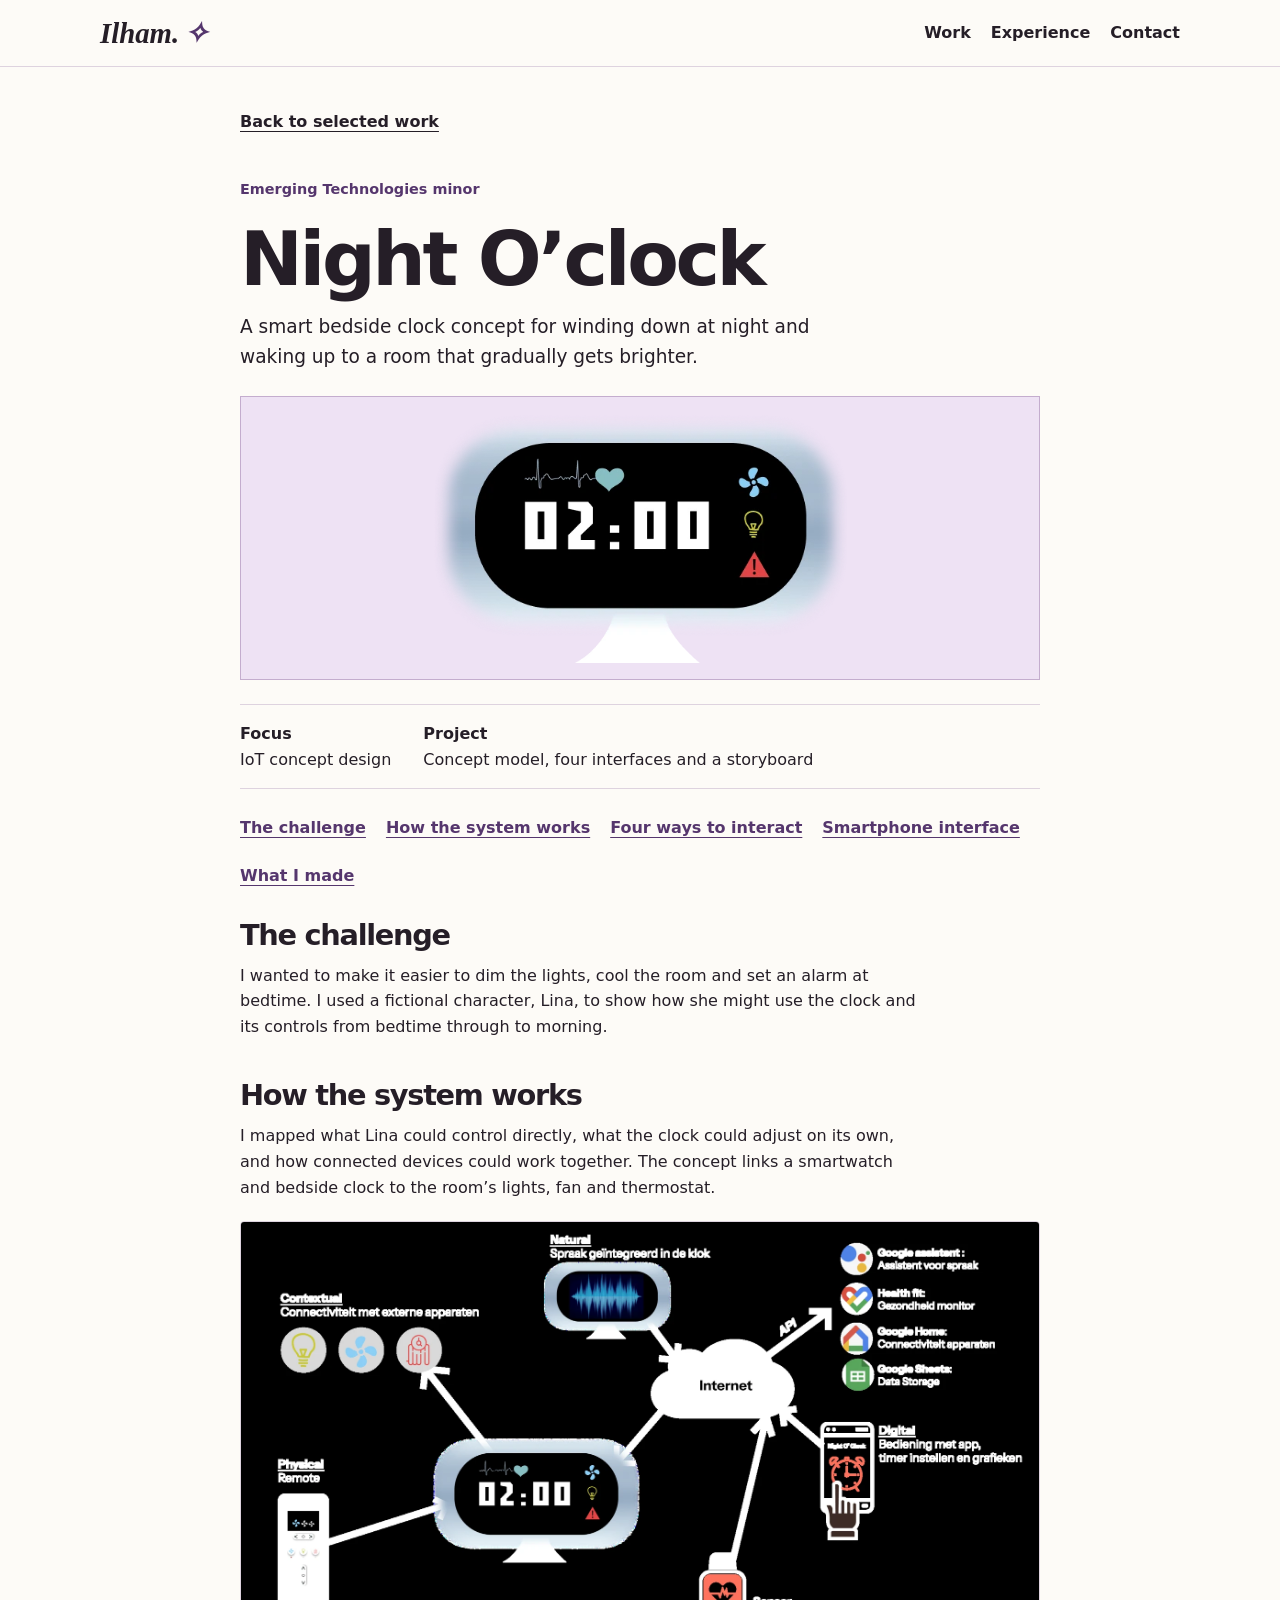
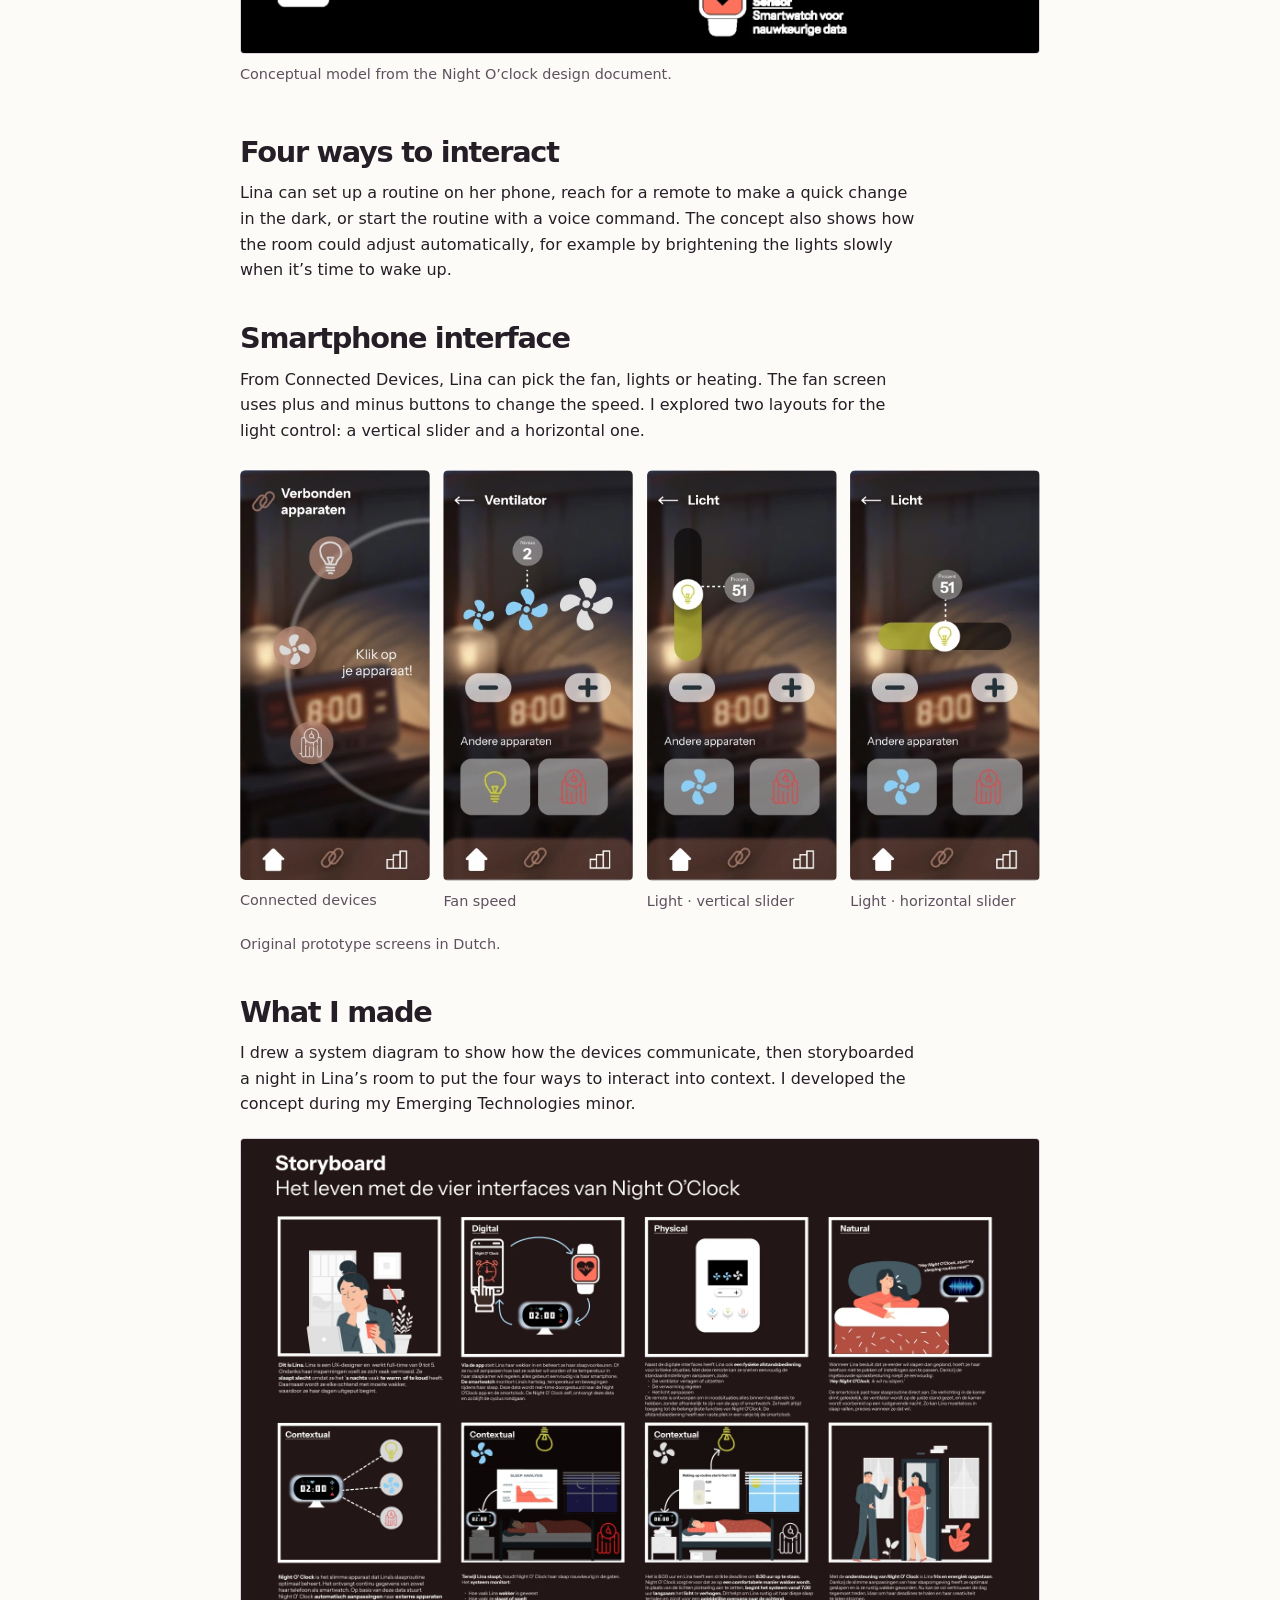
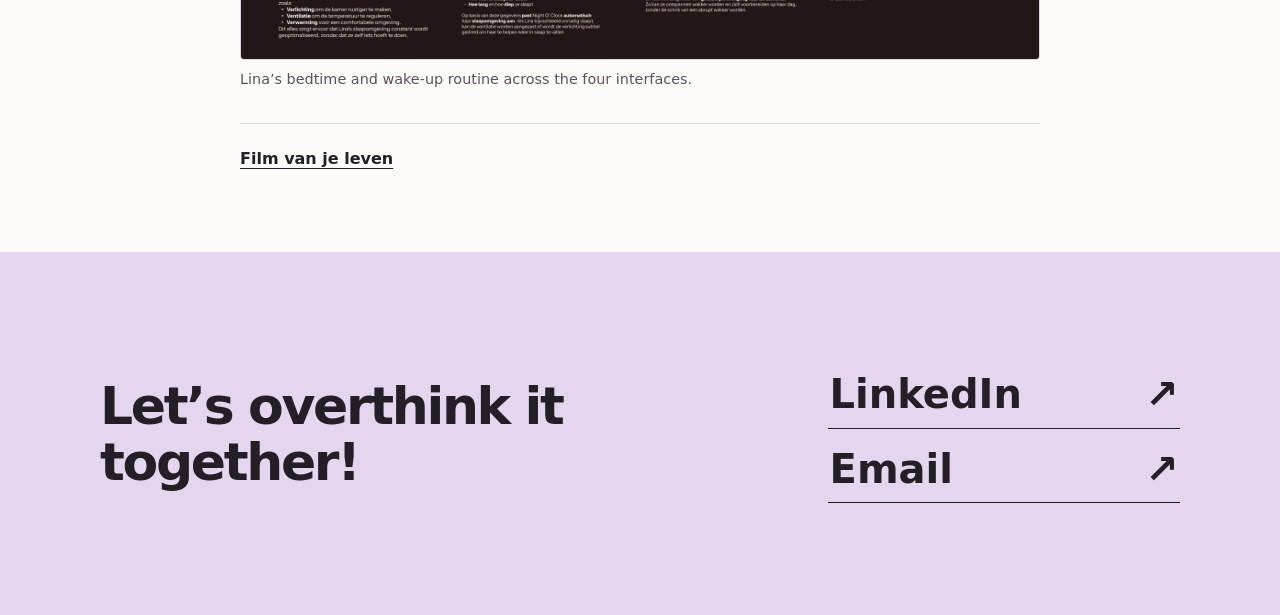
<file: night-oclock.html>
<!doctype html>
<html lang="en"><head><meta charset="utf-8"><meta name="viewport" content="width=device-width, initial-scale=1"><title>Night O’clock | Ilham Janah</title><meta name="description" content="A smart bedside clock concept for winding down at night and waking up to a room that gradually gets brighter."><link rel="stylesheet" href="style.css"></head>
<body><a class="skip" href="#main">Skip to content</a>
<header><div class="wrap"><a class="brand" href="index.html" aria-label="Ilham Janah home">Ilham.<span aria-hidden="true">✧</span></a><nav aria-label="Main navigation"><a href="index.html#work">Work</a><a href="index.html#experience">Experience</a><a href="index.html#contact">Contact</a></nav></div></header>
<main class="wrap case" id="main" tabindex="-1"><a class="back" href="index.html#work">Back to selected work</a><article><p class="eyebrow">Emerging Technologies minor</p><h1>Night O’clock</h1><p class="lede">A smart bedside clock concept for winding down at night and waking up to a room that gradually gets brighter.</p><div class="cover project-photo clock-photo"><img src="project-images/night-cover.webp" width="540" height="325" alt="Night O’clock concept with a bedside display and icons for lighting and ventilation"></div><dl><div><dt>Focus</dt><dd>IoT concept design</dd></div><div><dt>Project</dt><dd>Concept model, four interfaces and a storyboard</dd></div></dl><nav class="case-index" aria-label="On this page"><a href="#the-challenge">The challenge</a><a href="#how-the-system-works">How the system works</a><a href="#four-ways-to-interact">Four ways to interact</a><a href="#smartphone-interface">Smartphone interface</a><a href="#what-i-made">What I made</a></nav><section id="the-challenge"><h2>The challenge</h2><p>I wanted to make it easier to dim the lights, cool the room and set an alarm at bedtime. I used a fictional character, Lina, to show how she might use the clock and its controls from bedtime through to morning.</p></section><section id="how-the-system-works"><h2>How the system works</h2><p>I mapped what Lina could control directly, what the clock could adjust on its own, and how connected devices could work together. The concept links a smartwatch and bedside clock to the room’s lights, fan and thermostat.</p><figure class="project-figure"><a href="project-images/night-model.webp" aria-label="View the full-size model"><img src="project-images/night-model.webp" width="1738" height="939" alt="Diagram connecting the clock, remote, voice controls, phone, smartwatch and room devices." loading="lazy"></a><figcaption>Conceptual model from the Night O’clock design document.</figcaption></figure></section><section id="four-ways-to-interact"><h2>Four ways to interact</h2><p>Lina can set up a routine on her phone, reach for a remote to make a quick change in the dark, or start the routine with a voice command. The concept also shows how the room could adjust automatically, for example by brightening the lights slowly when it’s time to wake up.</p></section><section id="smartphone-interface"><h2>Smartphone interface</h2>
<p>From Connected Devices, Lina can pick the fan, lights or heating. The fan screen uses plus and minus buttons to change the speed. I explored two layouts for the light control: a vertical slider and a horizontal one.</p>
<div class="phone-gallery"><figure class="project-figure"><a href="project-images/night-phone-devices.webp" aria-label="View Connected devices at full size"><img src="project-images/night-phone-devices.webp" alt="The hub for the fan, lights and heating." width="260" height="562" loading="lazy"></a><figcaption>Connected devices</figcaption></figure><figure class="project-figure"><a href="project-images/night-phone-fan.webp" aria-label="View Fan speed at full size"><img src="project-images/night-phone-fan.webp" alt="Plus and minus buttons adjust the fan speed." width="260" height="564" loading="lazy"></a><figcaption>Fan speed</figcaption></figure><figure class="project-figure"><a href="project-images/night-phone-light-vertical.webp" aria-label="View Light · vertical slider at full size"><img src="project-images/night-phone-light-vertical.webp" alt="The brightness slider is shown at 51%." width="260" height="564" loading="lazy"></a><figcaption>Light · vertical slider</figcaption></figure><figure class="project-figure"><a href="project-images/night-phone-light-horizontal.webp" aria-label="View Light · horizontal slider at full size"><img src="project-images/night-phone-light-horizontal.webp" alt="An alternate layout for the same brightness control." width="260" height="564" loading="lazy"></a><figcaption>Light · horizontal slider</figcaption></figure></div><p class="prototype-note">Original prototype screens in Dutch.</p></section><section id="what-i-made"><h2>What I made</h2><p>I drew a system diagram to show how the devices communicate, then storyboarded a night in Lina’s room to put the four ways to interact into context. I developed the concept during my Emerging Technologies minor.</p><figure class="project-figure"><a href="project-images/night-story.webp" aria-label="View the full-size storyboard"><img src="project-images/night-story.webp" width="1738" height="1132" alt="Storyboard following Lina as she sets her routine, adjusts her room and wakes to gradually brighter light." loading="lazy"></a><figcaption>Lina’s bedtime and wake-up routine across the four interfaces.</figcaption></figure></section></article><nav aria-label="Other case studies"><a href="film-van-je-leven.html">Film van je leven</a></nav></main><footer id="contact" aria-labelledby="contact-heading"><div class="wrap"><h2 id="contact-heading">Let’s overthink it together!</h2><nav aria-label="Contact">
<a href="https://nl.linkedin.com/in/ilham-janah-902b9b240">LinkedIn <span aria-hidden="true">↗</span></a>
<a href="mailto:ilham.tyh@gmail.com">Email <span aria-hidden="true">↗</span></a>
</nav></div></footer></body></html>
</file>
<file: style.css>
:root {
  --paper: #fdfbf7;
  --ink: #251e27;
  --muted: #5e505e;
  --plum: #55366d;
  --lavender: #e4d6ef;
  --line: #c4a7d8;
  --yellow: #efcc58;
  --rule: #ded3df;
}
* { box-sizing: border-box; }
body {
  margin: 0;
  background: var(--paper);
  color: var(--ink);
  font: 1rem/1.6 system-ui, sans-serif;
}
a { color: inherit; text-underline-offset: .24em; }
a:hover { text-decoration-thickness: 2px; }
:focus-visible { outline: 3px solid var(--plum); outline-offset: 4px; }
.wrap { width: min(1080px, calc(100% - 3rem)); margin-inline: auto; }
.skip { position: absolute; left: 1rem; top: -8rem; padding: .7rem; background: white; z-index: 2; }
.skip:focus { top: 1rem; }
header { border-bottom: 1px solid var(--rule); }
header .wrap, footer .wrap {
  display: flex;
  justify-content: space-between;
  align-items: center;
  gap: .6rem 2rem;
  flex-wrap: wrap;
}
header .wrap { padding-block: .7rem; }
nav { display: flex; gap: .25rem 1.25rem; flex-wrap: wrap; }
nav a, .brand, .back { display: inline-flex; align-items: center; min-height: 44px; font-weight: 700; }
.brand, .hand { font: italic 700 1.4rem Georgia, serif; }
.brand { font-size: 1.8rem; text-decoration: none; }
.brand span { margin-left: .15em; color: var(--plum); }
header nav a { text-decoration: none; }
header nav a:hover { text-decoration: underline; }
h1, h2, h3 { margin: 0; line-height: 1.08; letter-spacing: -.045em; }
h1 { font-size: clamp(3rem, 8vw, 6.6rem); }
h2 { font-size: clamp(2rem, 4.5vw, 3.85rem); }
h3 { font-size: clamp(1.45rem, 2.5vw, 2.2rem); }
p { margin: .75rem 0 1.15rem; }
.hero {
  display: grid;
  grid-template-columns: 1.3fr 1fr;
  align-items: center;
  gap: clamp(1.25rem, 6vw, 5rem);
  padding-block: clamp(3rem, 8vw, 6rem) clamp(2.75rem, 7vw, 5rem);
}
.hero .hand { margin: 0 0 .85rem; }
.intro-copy { font-size: 1.12rem; max-width: 31rem; margin-block: 1.3rem; }
.ring { position: relative; display: inline-block; isolation: isolate; }
.ring::after {
  content: "";
  position: absolute;
  inset: 73% -2% .01em;
  z-index: -1;
  border-bottom: .12em solid var(--line);
  border-radius: 38%;
  transform: rotate(-3deg);
}
.button, .sketch-toggle {
  display: inline-flex;
  align-items: center;
  min-height: 44px;
  padding: .45rem .85rem;
  border: 1px solid var(--ink);
  border-radius: .2rem;
  background: var(--ink);
  color: white;
  font: 700 .95rem/1.4 system-ui, sans-serif;
  text-decoration: none;
}
.button:hover { background: var(--plum); }
.sketch {
  position: relative;
  padding: 1.2rem 1rem 1.5rem;
  text-align: center;
  background: #f4eaf9;
  border: 1px solid #a98ab9;
  border-radius: 2px;
  box-shadow: 5px 5px 0 var(--lavender);
}
.sketch::before {
  content: "";
  position: absolute;
  top: -.56rem;
  left: 39%;
  width: 22%;
  height: 1.15rem;
  background: var(--yellow);
  transform: rotate(-6deg);
}
.sketch-art { display: block; width: min(100%, 20rem); margin: auto; }
.ink-stroke { fill: none; stroke: var(--ink); stroke-width: 3; stroke-linecap: round; stroke-linejoin: round; }
.bulb, .rays, .is-clear .tangle { display: none; }
.is-clear .bulb, .is-clear .rays { display: block; }
.rays { stroke: #916307; }
.sketch-label, .sketch-fallback { margin: 0 0 .65rem; font: italic 700 1.15rem/1.4 Georgia, serif; }
.sketch-toggle { background: var(--paper); color: var(--plum); border-color: var(--plum); cursor: pointer; }
.sketch-toggle:hover, .sketch-toggle[aria-pressed="true"] { background: var(--plum); color: white; }
.section { padding-bottom: clamp(3.5rem, 9vw, 7rem); }
.heading { margin-bottom: 1.4rem; }
.board {
  display: grid;
  grid-template-columns: repeat(2, minmax(0, 1fr));
  gap: clamp(.85rem, 3vw, 1.6rem);
  padding: clamp(.8rem, 3vw, 1.75rem);
  border: 3px solid #8c643e;
  border-radius: .3rem;
  background: #bd8f63 url(cork.png);
}
.card {
  display: flex;
  flex-direction: column;
  position: relative;
  min-width: 0;
  padding: .8rem;
  border: 1px solid #c3adbc;
  border-radius: .2rem;
  background: var(--paper);
  color: var(--ink);
  text-decoration: none;
  box-shadow: 2px 3px 0 #51352445;
}
.card::before {
  content: "";
  position: absolute;
  z-index: 1;
  top: .33rem;
  left: calc(50% - .25rem);
  width: .5rem;
  height: .5rem;
  border: 1px solid #765219;
  border-radius: 50%;
  background: var(--yellow);
}
.card:hover, .card:focus-visible { box-shadow: 3px 5px 0 #51352480; }
.featured { grid-column: 1 / -1; display: grid; grid-template-columns: 1fr 1fr; gap: clamp(.8rem, 3vw, 2rem); }
.card-copy { display: flex; flex-direction: column; align-items: flex-start; padding: .65rem .15rem; }
.featured h3 { font-size: clamp(1.8rem, 4vw, 3.4rem); }
.card p { margin: .5rem 0 .7rem; }
.note, .eyebrow, .date { font-size: .9rem; color: var(--plum); font-weight: 750; }
.note { margin-bottom: .35rem; }
.read { align-self: start; margin-top: auto; padding-block: .4rem; color: var(--plum); font-weight: 750; text-decoration: underline; }
.card:hover .read { text-decoration-thickness: 2px; }
.cover {
  display: grid;
  place-items: center;
  min-height: clamp(8rem, 16vw, 13rem);
  margin-bottom: .75rem;
  background: #eee2f4;
  border: 1px solid #c4adce;
  color: var(--plum);
}
.featured .cover { margin: 0; min-height: clamp(12rem, 21vw, 18rem); }
.film-strip {
  display: flex;
  gap: .35rem;
  width: min(68%, 15rem);
  padding: .42rem;
  border: 2px solid;
  border-block: 4px dashed;
  transform: rotate(-7deg);
}
.film-strip i { flex: 1; min-width: 0; aspect-ratio: 1; border: 1px solid; background: #f9f4fb; }
.game-tiles { display: flex; gap: .25rem; transform: rotate(5deg); }
.game-tiles span { display: grid; place-items: center; width: clamp(2rem, 7vw, 3.5rem); aspect-ratio: 1; border: 1px solid; border-radius: .25rem; background: #f9f4fb; font: bold 1.4rem Georgia, serif; }
.game-tiles span:nth-child(2) { transform: translateY(-.25rem); }
.arch { display: grid; place-items: center; width: 5rem; height: 6.25rem; border: 2px solid; border-radius: 50% 50% 3px 3px; }
.arch .arch { width: 74%; height: 77%; border-width: 1px; background: #f9f4fb; font: bold 1.55rem Georgia, serif; }
.experience {
  display: grid;
  grid-template-columns: .85fr 1.15fr;
  gap: clamp(1.4rem, 6vw, 5rem);
  border-top: 1px solid var(--rule);
  padding-top: 2rem;
}
.timeline {
  --progress: 0%;
  position: relative;
  list-style: none;
  margin: 0;
  padding: 0 0 0 1.65rem;
}
.timeline::before {
  content: "";
  position: absolute;
  inset: .6rem auto 0 .32rem;
  width: 3px;
  background: var(--line);
}
.timeline.is-tracked::before { background: linear-gradient(to bottom, var(--plum) var(--progress), var(--lavender) var(--progress)); }
.timeline li { position: relative; padding-bottom: clamp(2rem, 6vw, 4rem); }
.timeline li:last-child { padding-bottom: .2rem; }
.timeline li::before {
  content: "";
  position: absolute;
  left: -1.65rem;
  top: .3rem;
  width: .8rem;
  height: .8rem;
  border: 2px solid var(--plum);
  border-radius: 50%;
  background: var(--paper);
}
.timeline li.is-reached::before { background: var(--plum); }
.timeline h3 { font-size: clamp(1.24rem, 2.3vw, 1.85rem); }
.timeline p { margin: .3rem 0; }
.timeline .date { margin: 0 0 .35rem; }
footer { background: var(--lavender); padding-block: 2.5rem; }
footer p { margin: 0 0 .45rem; }
footer h2 { font-size: clamp(1.8rem, 4.6vw, 3.25rem); }
.case { max-width: 800px; padding-block: 2rem 4.5rem; }
.case h1 { font-size: clamp(2.45rem, 6vw, 4.7rem); }
.case .back { margin-bottom: 1.4rem; }
.case .cover { min-height: clamp(10rem, 23vw, 16rem); margin-block: 1.5rem; }
.case .lede { font-size: 1.16rem; max-width: 52ch; }
.case dl { display: flex; flex-wrap: wrap; gap: .7rem 2rem; border-block: 1px solid var(--rule); padding-block: 1rem; }
.case dt { font-weight: 750; }
.case dd { margin: 0; }
.case-index a { color: var(--plum); }
.case section { padding-top: 1.4rem; scroll-margin-top: 1rem; }
.case section h2 { font-size: 1.8rem; }
.case section:target h2 { text-decoration: underline var(--line); text-underline-offset: .2em; }
.case section p { max-width: 67ch; }
.case article + nav { border-top: 1px solid var(--rule); margin-top: 2rem; padding-top: .75rem; }
@media (prefers-reduced-motion: no-preference) {
  .is-clear .bulb, .is-clear .rays { stroke-dasharray: 1; animation: draw .75s ease-out both; }
  .is-clear .rays { animation-delay: .2s; }
}
@keyframes draw { from { stroke-dashoffset: 1; } to { stroke-dashoffset: 0; } }
@media (max-width: 700px) {
  .hero, .experience { grid-template-columns: 1fr; }
  .sketch { width: min(100%, 25rem); }
  .sketch-art { max-height: 10rem; }
}
@media (max-width: 560px) {
  .wrap { width: calc(100% - 2rem); }
  .board, .featured { grid-template-columns: 1fr; }
  .hero h1 { font-size: clamp(2.65rem, 11vw, 4rem); }
}
.clock-face {
  position: relative;
  width: 5rem;
  aspect-ratio: 1;
  border: 2px solid currentColor;
  border-radius: 50%;
  background: #f9f4fb;
}
.clock-face::before, .clock-face::after {
  content: "";
  position: absolute;
  left: 50%;
  bottom: 50%;
  width: 2px;
  height: 30%;
  background: currentColor;
  transform-origin: bottom;
  transform: rotate(45deg);
}
.clock-face::after { height: 23%; transform: rotate(-60deg); }
.route-mark { display: flex; align-items: center; gap: .45rem; transform: rotate(-8deg); }
.route-mark i { width: 5rem; height: 1.75rem; border: 2px dashed; border-inline: 0; border-radius: 45%; }
.project-photo { overflow: hidden; }
.project-photo img, .project-figure img { display: block; width: 100%; height: auto; }
.clock-photo img { width: min(72%, 26rem); margin-block: 1rem; }
.film-photo { min-height: 0; }
.featured .film-photo img { align-self: center; }
.project-figure { margin: 1.3rem 0 1.8rem; }
.project-figure img { background: #271d26; border: 1px solid var(--rule); border-radius: .25rem; }
.project-figure figcaption { color: var(--muted); font-size: .9rem; margin-top: .55rem; }

/* The highlighter reveals its rough edge without moving the headline. */
.ring::after {
  inset: auto -2% .02em;
  height: .12em;
  border: 0;
  border-radius: 40% 55% 35% 45%;
  background: var(--line);
  clip-path: polygon(0 64%, 7% 49%, 12% 51%, 21% 30%, 39% 18%, 55% 9%, 71% 10%, 86% 25%, 95% 54%, 100% 76%, 91% 67%, 80% 82%, 62% 84%, 46% 91%, 27% 86%, 12% 94%, 4% 80%);
  transform: rotate(-3deg);
}
@media (prefers-reduced-motion: no-preference) {
  .ring::after { transform-origin: left center; animation: brush-stroke .85s cubic-bezier(.32,.02,.24,1) .16s both; }
}
@keyframes brush-stroke {
  from { transform: rotate(-3deg) scaleX(0); }
  to { transform: rotate(-3deg) scaleX(1); }
}

.card::before { content: none; }
.pushpin {
  position: absolute;
  z-index: 1;
  top: -.5rem;
  left: calc(50% - .65rem);
  width: 1.3rem;
  height: 1.5rem;
  transform: rotate(-17deg);
  pointer-events: none;
}
.pushpin::before {
  content: "";
  position: absolute;
  left: .57rem;
  top: .77rem;
  width: .13rem;
  height: .63rem;
  border-radius: 50%;
  background: linear-gradient(90deg,#7d747c,#ece2eb,#554e57);
  box-shadow: .08rem .12rem .12rem #26161d70;
}
.pushpin::after {
  content: "";
  position: absolute;
  inset: 0 0 .52rem;
  border: 1px solid #633c78;
  border-radius: .56rem .56rem .42rem .42rem;
  background: radial-gradient(ellipse at 28% 23%,#f2dcfb 3%,#bf91d7 29%,#8953aa 61%,#684083 82%);
  box-shadow: inset 0 -.11rem .13rem #56296e, .1rem .2rem .2rem #30203558;
}
.card:nth-child(2) .pushpin { transform: rotate(15deg); }
.board .project-photo { aspect-ratio: 16 / 10; min-height: 0; }
.board .film-photo { background: #ede3f4; }
.phone-visuals { display: grid; grid-template-columns: repeat(2,minmax(0,1fr)); gap: 1rem; }
.phone-visuals .project-figure { margin: 1.1rem 0 .65rem; }
footer { padding-block: clamp(3.5rem, 9vw, 7rem); }
footer nav { width: min(100%,36rem); display: grid; gap: .65rem; }
footer nav a {
  justify-content: space-between;
  gap: 2rem;
  border-bottom: 1px solid currentColor;
  padding: .35rem .1rem .6rem;
  font-size: clamp(1.45rem, 5vw, 2.5rem);
  line-height: 1.2;
  text-decoration: none;
}
footer nav a:hover { color: var(--plum); border-bottom-width: 2px; padding-bottom: calc(.6rem - 1px); }
@media (max-width: 560px) { .phone-visuals { grid-template-columns: 1fr; } }

footer h2 { max-width: 13ch; }
footer .wrap { gap: 1.5rem 3rem; }
footer nav { width: min(100%, 22rem); }
.phone-gallery { display: grid; grid-template-columns: repeat(4, minmax(0, 1fr)); gap: .85rem; }
.phone-gallery .project-figure { margin: .5rem 0; }
.phone-gallery img { border: 0; border-radius: .35rem; }
.prototype-note { color: var(--muted); font-size: .9rem; }
@media (max-width: 610px) { .phone-gallery { grid-template-columns: repeat(2, minmax(0, 1fr)); } }
</file>
